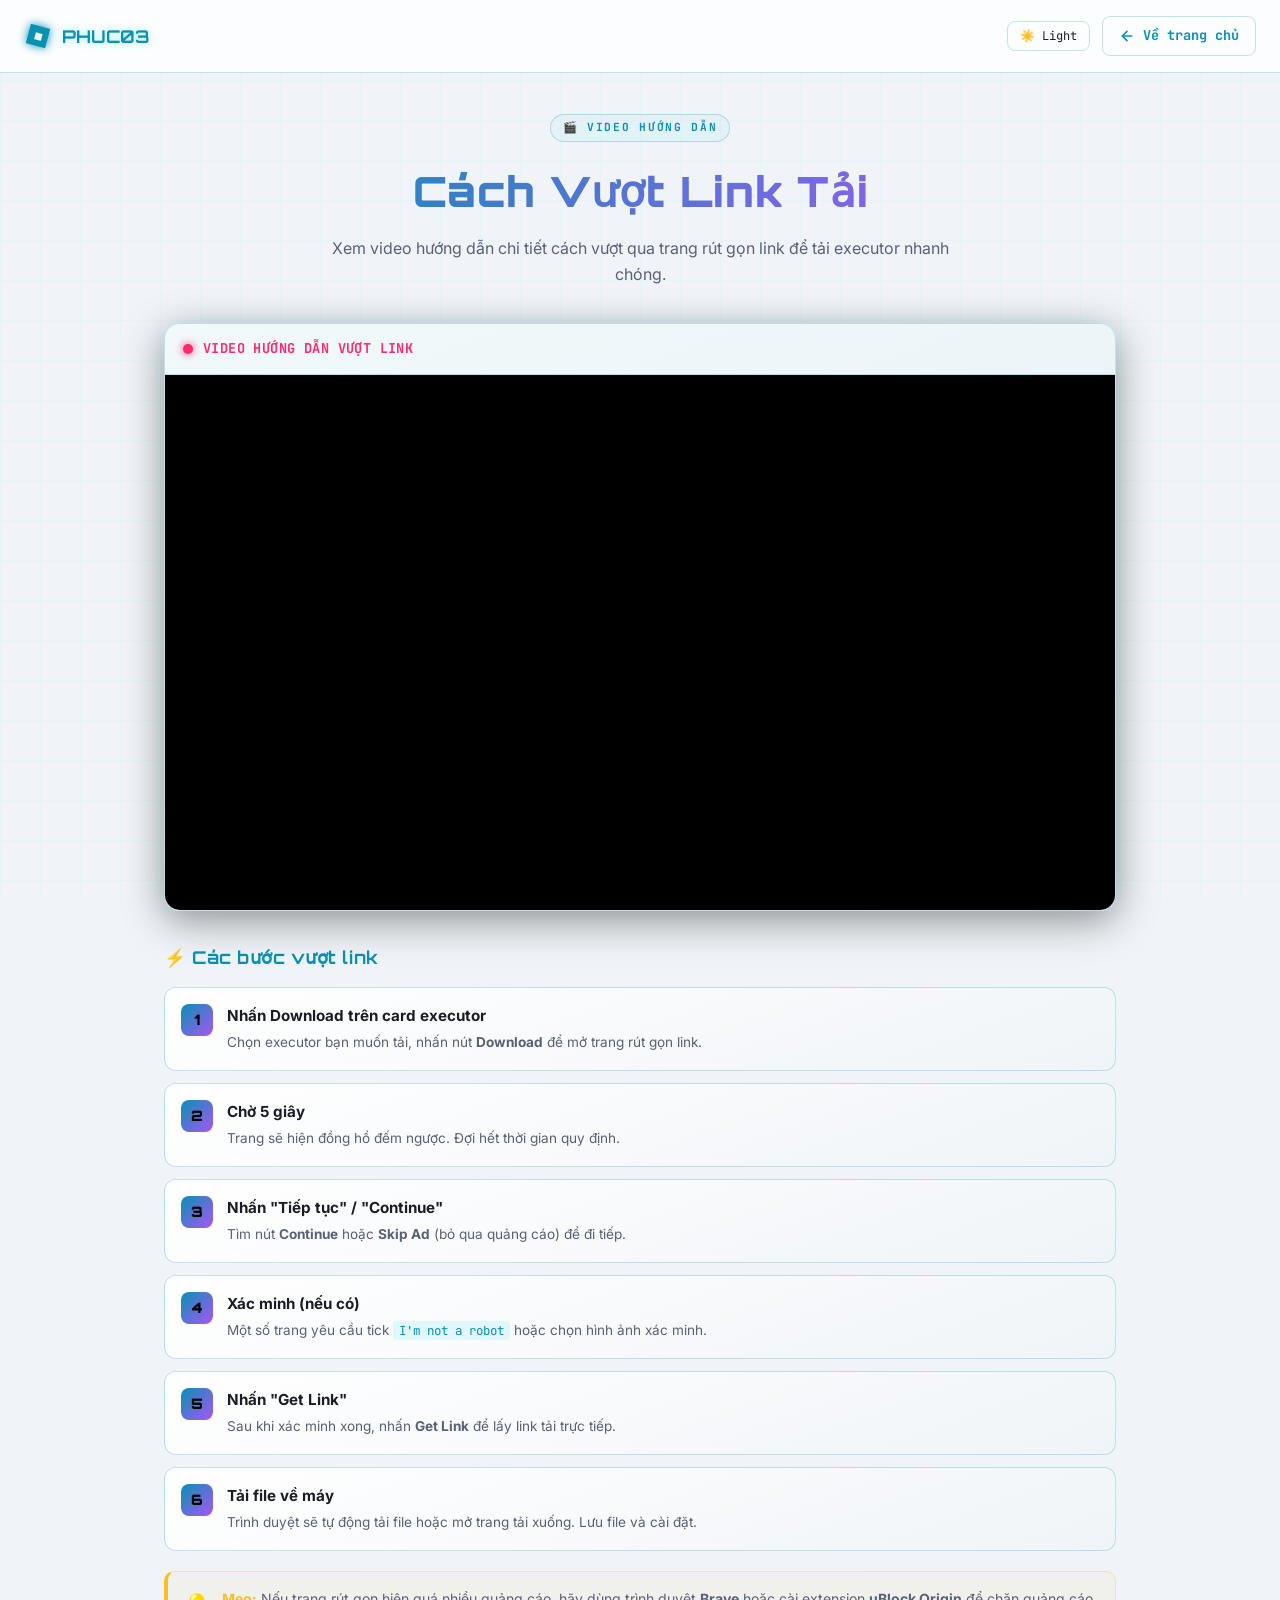
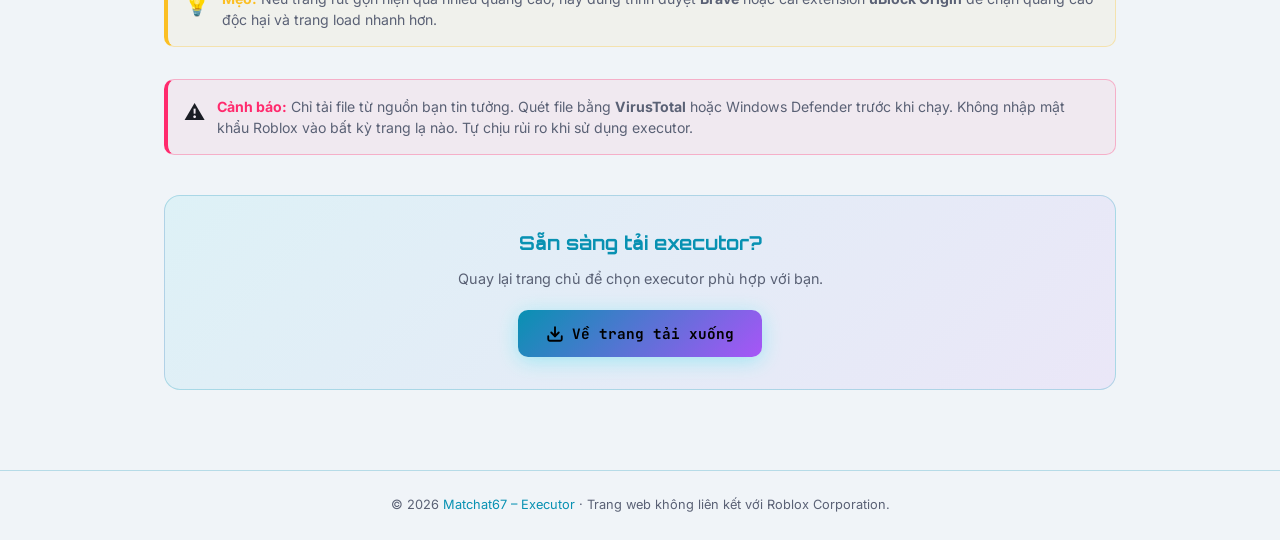
<file: huongdan.html>
<!DOCTYPE html>
<html lang="vi" data-theme="dark">
<head>
    <meta charset="UTF-8" />
    <meta name="viewport" content="width=device-width, initial-scale=1.0" />

    <title>Hướng Dẫn Vượt Link | Phuc03 Executor</title>
    <meta name="description" content="Video hướng dẫn vượt link tải executor Roblox nhanh chóng, an toàn." />
    <meta name="robots" content="index, follow" />
    <link rel="canonical" href="https://kenhmatchat-executor.vercel.app/huongdan.html" />

    <meta name="theme-color" content="#050510" media="(prefers-color-scheme: dark)" />
    <meta name="theme-color" content="#f0f4f8" media="(prefers-color-scheme: light)" />

    <script>
      (function () {
        try {
          var stored = localStorage.getItem('theme');
          var prefersDark = window.matchMedia('(prefers-color-scheme: dark)').matches;
          var theme = stored || (prefersDark ? 'dark' : 'light');
          document.documentElement.setAttribute('data-theme', theme);
        } catch (e) {
          document.documentElement.setAttribute('data-theme', 'dark');
        }
      })();
    </script>

    <link rel="preconnect" href="https://fonts.googleapis.com" />
    <link rel="preconnect" href="https://fonts.gstatic.com" crossorigin />
    <link href="https://fonts.googleapis.com/css2?family=Inter:wght@400;500;700;800&family=JetBrains+Mono:wght@500;700&family=Orbitron:wght@500;700;900&display=swap" rel="stylesheet" />

    <style>
        *, *::before, *::after { box-sizing: border-box; margin: 0; padding: 0; }

        :root {
            --bg: #0a0a1a;
            --bg-soft: #0f1024;
            --text: #e8ecf4;
            --muted: #8b93a7;
            --cyan: #05d9e8;
            --pink: #ff2a6d;
            --green: #00ff88;
            --purple: #a855f7;
            --yellow: #fbbf24;
            --border: rgba(5, 217, 232, 0.2);
            --card-bg: linear-gradient(160deg, #1e222c 0%, #151820 100%);
            --font-cyber: 'Orbitron', sans-serif;
            --font-code: 'JetBrains Mono', monospace;
            --font-body: 'Inter', sans-serif;
        }
        [data-theme="light"] {
            --bg: #f0f4f8;
            --bg-soft: #ffffff;
            --text: #1a1d24;
            --muted: #5a6175;
            --cyan: #0891b2;
            --border: rgba(8, 145, 178, 0.25);
            --card-bg: linear-gradient(160deg, #ffffff 0%, #f0f4f8 100%);
        }

        html { scroll-behavior: smooth; }

        body {
            font-family: var(--font-body);
            background: var(--bg);
            color: var(--text);
            min-height: 100vh;
            line-height: 1.6;
            overflow-x: hidden;
        }
        body::before {
            content: "";
            position: fixed;
            inset: 0;
            background-image:
                linear-gradient(rgba(5, 217, 232, 0.03) 1px, transparent 1px),
                linear-gradient(90deg, rgba(5, 217, 232, 0.03) 1px, transparent 1px);
            background-size: 40px 40px;
            pointer-events: none;
            z-index: 0;
        }

        /* ===== HEADER ===== */
        .site-header {
            position: relative;
            z-index: 1;
            display: flex;
            align-items: center;
            justify-content: space-between;
            padding: 16px 24px;
            border-bottom: 1px solid var(--border);
            backdrop-filter: blur(10px);
            background: rgba(10, 10, 26, 0.7);
        }
        [data-theme="light"] .site-header { background: rgba(255, 255, 255, 0.8); }

        .header-logo {
            display: flex; align-items: center; gap: 10px;
            font-family: var(--font-cyber);
            font-size: 1.1rem; font-weight: 700;
            color: var(--cyan); text-decoration: none;
            text-shadow: 0 0 10px rgba(5, 217, 232, 0.4);
            transition: transform 0.2s;
        }
        .header-logo:hover { transform: scale(1.03); }
        .header-logo-mark {
            position: relative;
            display: grid; place-items: center;
            width: 28px; height: 28px;
            color: var(--cyan); transform: rotate(15deg);
            filter: drop-shadow(0 0 5px var(--cyan));
        }
        .header-logo-mark::before {
            content: ""; width: 20px; height: 20px; background: currentColor;
        }
        .header-logo-mark::after {
            content: ""; position: absolute;
            width: 7px; height: 7px; background: var(--bg);
        }
        .header-actions { display: flex; align-items: center; gap: 12px; }
        .btn-back {
            display: inline-flex; align-items: center; gap: 8px;
            padding: 8px 16px;
            border: 1px solid var(--border); border-radius: 8px;
            background: transparent; color: var(--cyan);
            font-family: var(--font-code); font-size: 0.85rem; font-weight: 700;
            text-decoration: none;
            transition: all 0.2s ease; cursor: pointer;
        }
        .btn-back:hover {
            background: var(--cyan); color: #000;
            box-shadow: 0 0 15px rgba(5, 217, 232, 0.4);
            transform: translateX(-3px);
        }
        .theme-toggle {
            display: flex; align-items: center; gap: 8px;
            background: transparent; border: 1px solid var(--border);
            border-radius: 8px; padding: 6px 12px;
            color: var(--text); cursor: pointer;
            font-family: var(--font-code); font-size: 0.75rem;
            transition: all 0.2s;
        }
        .theme-toggle:hover { border-color: var(--cyan); }

        /* ===== MAIN ===== */
        main {
            position: relative; z-index: 1;
            max-width: 1000px;
            margin: 0 auto;
            padding: 40px 24px 80px;
        }

        /* HERO */
        .page-hero { text-align: center; margin-bottom: 36px; }
        .page-eyebrow {
            display: inline-block;
            padding: 4px 12px; margin-bottom: 16px;
            border: 1px solid var(--border); border-radius: 20px;
            font-family: var(--font-code); font-size: 0.7rem;
            font-weight: 700; letter-spacing: 0.15em;
            text-transform: uppercase; color: var(--cyan);
            background: rgba(5, 217, 232, 0.05);
        }
        .page-hero h1 {
            font-family: var(--font-cyber);
            font-size: clamp(1.6rem, 4vw, 2.6rem);
            font-weight: 900; letter-spacing: 0.02em;
            background: linear-gradient(90deg, var(--cyan), var(--purple), var(--cyan));
            background-size: 200% auto;
            -webkit-background-clip: text; background-clip: text;
            -webkit-text-fill-color: transparent;
            animation: shine 4s linear infinite;
            margin-bottom: 12px;
        }
        @keyframes shine { to { background-position: 200% center; } }
        .page-hero p {
            color: var(--muted); font-size: 1rem;
            max-width: 620px; margin: 0 auto;
        }

        /* ===== VIDEO CARD ===== */
        .video-card {
            position: relative;
            border: 1px solid var(--border);
            border-radius: 16px; overflow: hidden;
            background: var(--card-bg);
            box-shadow: 0 10px 40px rgba(0,0,0,0.4), 0 0 30px rgba(5, 217, 232, 0.08);
            margin-bottom: 32px;
            transition: box-shadow 0.3s;
        }
        .video-card:hover {
            box-shadow: 0 15px 50px rgba(0,0,0,0.5), 0 0 40px rgba(5, 217, 232, 0.2);
        }
        .video-card-head {
            display: flex; align-items: center; gap: 10px;
            padding: 14px 18px;
            border-bottom: 1px solid var(--border);
            background: rgba(0, 0, 0, 0.2);
        }
        [data-theme="light"] .video-card-head { background: rgba(8, 145, 178, 0.05); }
        .video-card-dot {
            width: 10px; height: 10px; border-radius: 50%;
            background: var(--pink);
            box-shadow: 0 0 8px var(--pink);
            animation: pulseDot 1.5s ease-in-out infinite;
        }
        @keyframes pulseDot {
            0%, 100% { opacity: 1; transform: scale(1); }
            50% { opacity: 0.5; transform: scale(1.2); }
        }
        .video-card-title {
            font-family: var(--font-code); font-size: 0.85rem;
            font-weight: 700; color: var(--pink); letter-spacing: 0.03em;
        }

        .video-wrap {
            position: relative;
            width: 100%;
            padding-bottom: 56.25%;
            height: 0;
            overflow: hidden;
            background: #000;
        }
        .video-wrap iframe,
        .video-wrap video {
            position: absolute;
            top: 0; left: 0;
            width: 100%; height: 100%;
            border: 0;
        }

        /* ===== STEP LIST ===== */
        .steps-title {
            font-family: var(--font-cyber); font-size: 1.1rem;
            color: var(--cyan); margin-bottom: 16px;
            letter-spacing: 0.03em;
            display: flex; align-items: center; gap: 8px;
        }
        .steps-list {
            list-style: none;
            display: flex; flex-direction: column; gap: 12px;
        }
        .step-item {
            display: flex; gap: 14px;
            padding: 16px;
            border: 1px solid var(--border);
            border-radius: 12px;
            background: var(--card-bg);
            transition: transform 0.2s, border-color 0.2s;
        }
        .step-item:hover {
            transform: translateX(4px);
            border-color: var(--cyan);
        }
        .step-num {
            flex-shrink: 0;
            display: grid; place-items: center;
            width: 32px; height: 32px;
            border-radius: 8px;
            background: linear-gradient(135deg, var(--cyan), var(--purple));
            color: #000;
            font-family: var(--font-cyber); font-weight: 900; font-size: 0.9rem;
        }
        .step-body strong {
            display: block; color: var(--text);
            margin-bottom: 4px; font-size: 0.95rem;
        }
        .step-body p { color: var(--muted); font-size: 0.85rem; }
        .step-body code {
            background: rgba(5, 217, 232, 0.1);
            color: var(--cyan);
            padding: 1px 6px; border-radius: 4px;
            font-family: var(--font-code); font-size: 0.78rem;
        }

        /* ===== WARNING BOX ===== */
        .warning-box {
            display: flex; gap: 12px; align-items: flex-start;
            padding: 16px; margin-top: 32px;
            border: 1px solid rgba(255, 42, 109, 0.3);
            border-left: 4px solid var(--pink);
            border-radius: 10px;
            background: rgba(255, 42, 109, 0.05);
        }
        .warning-box-icon { flex-shrink: 0; font-size: 1.3rem; }
        .warning-box p { color: var(--muted); font-size: 0.88rem; line-height: 1.5; }
        .warning-box strong { color: var(--pink); }

        /* ===== TIP BOX ===== */
        .tip-box {
            display: flex; gap: 12px; align-items: flex-start;
            padding: 16px; margin-top: 20px;
            border: 1px solid rgba(251, 191, 36, 0.3);
            border-left: 4px solid var(--yellow);
            border-radius: 10px;
            background: rgba(251, 191, 36, 0.05);
        }
        .tip-box-icon { flex-shrink: 0; font-size: 1.3rem; }
        .tip-box p { color: var(--muted); font-size: 0.88rem; line-height: 1.5; }
        .tip-box strong { color: var(--yellow); }

        /* ===== CTA ===== */
        .cta-box {
            text-align: center;
            margin-top: 40px;
            padding: 32px 24px;
            border: 1px solid var(--border);
            border-radius: 16px;
            background: linear-gradient(135deg, rgba(5, 217, 232, 0.08), rgba(168, 85, 247, 0.08));
        }
        .cta-box h3 {
            font-family: var(--font-cyber); font-size: 1.2rem;
            color: var(--cyan); margin-bottom: 8px;
        }
        .cta-box p { color: var(--muted); font-size: 0.9rem; margin-bottom: 20px; }
        .cta-btn {
            display: inline-flex; align-items: center; gap: 8px;
            padding: 12px 28px;
            background: linear-gradient(135deg, var(--cyan), var(--purple));
            color: #000; font-family: var(--font-code);
            font-weight: 700; font-size: 0.9rem;
            text-decoration: none; border-radius: 10px;
            transition: transform 0.2s, box-shadow 0.2s;
            box-shadow: 0 4px 20px rgba(5, 217, 232, 0.3);
        }
        .cta-btn:hover {
            transform: translateY(-2px);
            box-shadow: 0 8px 30px rgba(5, 217, 232, 0.5);
        }

        /* ===== FOOTER ===== */
        .page-footer {
            position: relative; z-index: 1;
            text-align: center; padding: 24px;
            border-top: 1px solid var(--border);
            color: var(--muted); font-size: 0.8rem;
        }
        .page-footer a { color: var(--cyan); text-decoration: none; }
        .page-footer a:hover { text-decoration: underline; }

        /* ===== RESPONSIVE ===== */
        @media (max-width: 640px) {
            .site-header { padding: 12px 16px; }
            .header-logo { font-size: 0.95rem; }
            .btn-back span { display: none; }
            main { padding: 24px 16px 60px; }
            .page-hero { margin-bottom: 28px; }
            .step-item { padding: 12px; }
            .step-num { width: 28px; height: 28px; font-size: 0.8rem; }
            .cta-box { padding: 24px 16px; }
        }
    </style>
</head>
<body>

    <!-- HEADER -->
    <header class="site-header">
        <a href="/" class="header-logo">
            <span class="header-logo-mark" aria-hidden="true"></span>
            PHUC03
        </a>
        <div class="header-actions">
            <button class="theme-toggle" id="themeToggle" type="button" aria-label="Chuyển chế độ sáng/tối">
                <span id="themeLabel">🌙 Dark</span>
            </button>
            <a href="/" class="btn-back" aria-label="Quay về trang chủ">
                <svg viewBox="0 0 24 24" width="16" height="16" fill="none" stroke="currentColor" stroke-width="2.5" stroke-linecap="round" stroke-linejoin="round" aria-hidden="true">
                    <line x1="19" y1="12" x2="5" y2="12"/>
                    <polyline points="12 19 5 12 12 5"/>
                </svg>
                <span>Về trang chủ</span>
            </a>
        </div>
    </header>

    <!-- MAIN -->
    <main>

        <!-- HERO -->
        <div class="page-hero">
            <span class="page-eyebrow">🎬 Video hướng dẫn</span>
            <h1>Cách Vượt Link Tải</h1>
            <p>Xem video hướng dẫn chi tiết cách vượt qua trang rút gọn link để tải executor nhanh chóng.</p>
        </div>

        <!-- VIDEO -->
        <div class="video-card">
            <div class="video-card-head">
                <span class="video-card-dot" aria-hidden="true"></span>
                <span class="video-card-title">VIDEO HƯỚNG DẪN VƯỢT LINK</span>
            </div>
            <div class="video-wrap">
                <iframe
                    src="https://www.youtube.com/embed/vAiclq0k0Cw"
                    title="Hướng dẫn vượt link tải executor"
                    frameborder="0"
                    allow="accelerometer; autoplay; clipboard-write; encrypted-media; gyroscope; picture-in-picture; web-share"
                    referrerpolicy="strict-origin-when-cross-origin"
                    allowfullscreen
                    loading="lazy">
                </iframe>
            </div>
        </div>

        <!-- STEPS -->
        <h2 class="steps-title">⚡ Các bước vượt link</h2>
        <ol class="steps-list">
            <li class="step-item">
                <span class="step-num">1</span>
                <div class="step-body">
                    <strong>Nhấn Download trên card executor</strong>
                    <p>Chọn executor bạn muốn tải, nhấn nút <b>Download</b> để mở trang rút gọn link.</p>
                </div>
            </li>
            <li class="step-item">
                <span class="step-num">2</span>
                <div class="step-body">
                    <strong>Chờ 5 giây</strong>
                    <p>Trang sẽ hiện đồng hồ đếm ngược. Đợi hết thời gian quy định.</p>
                </div>
            </li>
            <li class="step-item">
                <span class="step-num">3</span>
                <div class="step-body">
                    <strong>Nhấn "Tiếp tục" / "Continue"</strong>
                    <p>Tìm nút <b>Continue</b> hoặc <b>Skip Ad</b> (bỏ qua quảng cáo) để đi tiếp.</p>
                </div>
            </li>
            <li class="step-item">
                <span class="step-num">4</span>
                <div class="step-body">
                    <strong>Xác minh (nếu có)</strong>
                    <p>Một số trang yêu cầu tick <code>I'm not a robot</code> hoặc chọn hình ảnh xác minh.</p>
                </div>
            </li>
            <li class="step-item">
                <span class="step-num">5</span>
                <div class="step-body">
                    <strong>Nhấn "Get Link"</strong>
                    <p>Sau khi xác minh xong, nhấn <b>Get Link</b> để lấy link tải trực tiếp.</p>
                </div>
            </li>
            <li class="step-item">
                <span class="step-num">6</span>
                <div class="step-body">
                    <strong>Tải file về máy</strong>
                    <p>Trình duyệt sẽ tự động tải file hoặc mở trang tải xuống. Lưu file và cài đặt.</p>
                </div>
            </li>
        </ol>

        <!-- TIP BOX -->
        <div class="tip-box">
            <span class="tip-box-icon">💡</span>
            <p><strong>Mẹo:</strong> Nếu trang rút gọn hiện quá nhiều quảng cáo, hãy dùng trình duyệt <b>Brave</b> hoặc cài extension <b>uBlock Origin</b> để chặn quảng cáo độc hại và trang load nhanh hơn.</p>
        </div>

        <!-- WARNING BOX -->
        <div class="warning-box">
            <span class="warning-box-icon">⚠️</span>
            <p><strong>Cảnh báo:</strong> Chỉ tải file từ nguồn bạn tin tưởng. Quét file bằng <b>VirusTotal</b> hoặc Windows Defender trước khi chạy. Không nhập mật khẩu Roblox vào bất kỳ trang lạ nào. Tự chịu rủi ro khi sử dụng executor.</p>
        </div>

        <!-- CTA -->
        <div class="cta-box">
            <h3>Sẵn sàng tải executor?</h3>
            <p>Quay lại trang chủ để chọn executor phù hợp với bạn.</p>
            <a href="/" class="cta-btn">
                <svg viewBox="0 0 24 24" width="18" height="18" fill="none" stroke="currentColor" stroke-width="2.5" stroke-linecap="round" stroke-linejoin="round" aria-hidden="true">
                    <path d="M21 15v4a2 2 0 0 1-2 2H5a2 2 0 0 1-2-2v-4"/>
                    <polyline points="7 10 12 15 17 10"/>
                    <line x1="12" y1="15" x2="12" y2="3"/>
                </svg>
                Về trang tải xuống
            </a>
        </div>

    </main>

    <!-- FOOTER -->
    <footer class="page-footer">
        &copy; 2026 <a href="/">Matchat67 – Executor</a> · Trang web không liên kết với Roblox Corporation.
    </footer>

    <!-- SCRIPT -->
    <script>
        // THEME TOGGLE
        (function () {
            const toggle = document.getElementById('themeToggle');
            const label = document.getElementById('themeLabel');
            const updateLabel = () => {
                const theme = document.documentElement.getAttribute('data-theme') || 'dark';
                if (label) label.textContent = theme === 'dark' ? '🌙 Dark' : '☀️ Light';
            };
            updateLabel();
            if (!toggle) return;
            toggle.addEventListener('click', () => {
                const current = document.documentElement.getAttribute('data-theme') || 'dark';
                const next = current === 'dark' ? 'light' : 'dark';
                document.documentElement.setAttribute('data-theme', next);
                try { localStorage.setItem('theme', next); } catch (e) {}
                updateLabel();
            });
        })();
    </script>

</body>
</html>
</file>
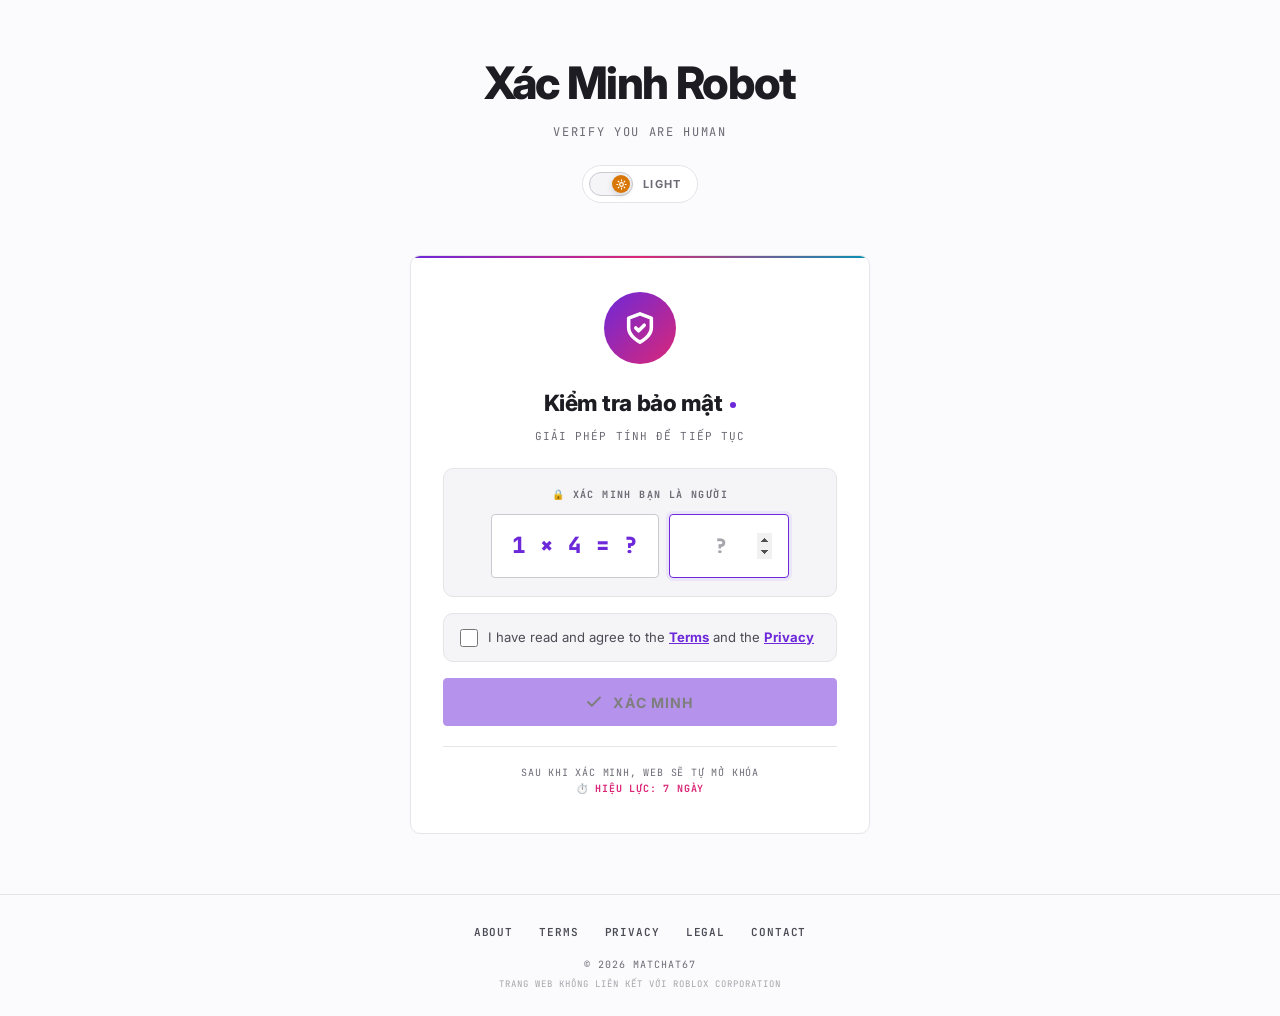
<file: verify.html>
<!DOCTYPE html>
<html lang="vi" data-theme="dark">
<head>
<meta charset="UTF-8" />
<meta name="viewport" content="width=device-width, initial-scale=1.0" />
<title>Xác Minh | Matchat67</title>
<meta name="robots" content="noindex, nofollow" />
<meta name="theme-color" content="#0a0a0a" media="(prefers-color-scheme: dark)" />
<meta name="theme-color" content="#f7f7f8" media="(prefers-color-scheme: light)" />

<script>
  (function () {
    try {
      var stored = localStorage.getItem('theme');
      var prefersDark = window.matchMedia('(prefers-color-scheme: dark)').matches;
      var theme = stored || (prefersDark ? 'dark' : 'light');
      document.documentElement.setAttribute('data-theme', theme);
    } catch (e) {
      document.documentElement.setAttribute('data-theme', 'dark');
    }
  })();
</script>

<link rel="preconnect" href="https://fonts.googleapis.com" />
<link rel="preconnect" href="https://fonts.gstatic.com" crossorigin />
<link href="https://fonts.googleapis.com/css2?family=Inter:wght@400;500;700;800;900&family=JetBrains+Mono:wght@500;700&display=swap" rel="stylesheet" />

<style>
:root, [data-theme="dark"] {
  --bg: #0a0a0a;
  --surface: #111111;
  --surface-2: #171717;
  --surface-hover: #1c1c1c;
  --line: #262626;
  --line-strong: #333;
  --text: #fafafa;
  --text-soft: #b0b0b0;
  --muted: #7a7a7a;
  --purple: #a78bfa;
  --pink: #f472b6;
  --cyan: #22d3ee;
  --green: #34d399;
  --red: #f87171;
  --amber: #fbbf24;
  --shadow-toast: 0 8px 24px rgba(0, 0, 0, .4);
  --shadow-modal: 0 24px 60px rgba(0, 0, 0, .45);
  --shadow-thumb: 0 2px 6px rgba(0, 0, 0, .25);
  --selection-bg: #a78bfa;
  --selection-text: #000;
  --t: 180ms cubic-bezier(.2, .8, .2, 1);
  --t-theme: 300ms cubic-bezier(.4, 0, .2, 1);
  --radius: 4px;
  --radius-lg: 10px;
}
[data-theme="light"] {
  --bg: #fbfbfd;
  --surface: #ffffff;
  --surface-2: #f5f5f7;
  --surface-hover: #eef0f4;
  --line: #e4e4e9;
  --line-strong: #c9c9d1;
  --text: #1c1c22;
  --text-soft: #4b4b55;
  --muted: #6b6b75;
  --purple: #6d28d9;
  --pink: #db2777;
  --cyan: #0891b2;
  --green: #059669;
  --red: #dc2626;
  --amber: #d97706;
  --shadow-toast: 0 8px 24px rgba(0, 0, 0, .12);
  --shadow-modal: 0 24px 60px rgba(0, 0, 0, .18);
  --shadow-thumb: 0 2px 6px rgba(0, 0, 0, .15);
  --selection-bg: #6d28d9;
  --selection-text: #ffffff;
}

*, *::before, *::after { margin: 0; padding: 0; box-sizing: border-box; }
html { scroll-behavior: smooth; -webkit-text-size-adjust: 100%; }
body {
  min-height: 100vh;
  background: var(--bg);
  color: var(--text);
  font-family: "Inter", system-ui, -apple-system, "Segoe UI", Roboto, sans-serif;
  -webkit-font-smoothing: antialiased;
  overflow-x: hidden;
  line-height: 1.5;
  transition: background var(--t-theme), color var(--t-theme);
  display: flex;
  flex-direction: column;
}
::selection { background: var(--selection-bg); color: var(--selection-text); }
::-webkit-scrollbar { width: 8px; height: 8px; }
::-webkit-scrollbar-track { background: var(--bg); }
::-webkit-scrollbar-thumb { background: var(--line-strong); border-radius: 4px; }
:focus-visible { outline: 2px solid var(--purple); outline-offset: 2px; border-radius: 2px; }
button, a, input { touch-action: manipulation; -webkit-tap-highlight-color: transparent; }

.site-header {
  padding: 60px 24px 32px;
  text-align: center;
  animation: riseIn .5s ease both;
}
.site-header h1 {
  font-size: clamp(1.8rem, 4vw, 2.8rem);
  font-weight: 800;
  letter-spacing: -.03em;
  line-height: 1.05;
  color: var(--text);
}
.site-header p {
  font-family: "JetBrains Mono", monospace;
  font-size: 12px;
  color: var(--muted);
  letter-spacing: .14em;
  text-transform: uppercase;
  margin-top: 16px;
}
@keyframes riseIn {
  from { opacity: 0; transform: translateY(12px); }
  to { opacity: 1; transform: translateY(0); }
}
.header-actions {
  display: flex;
  justify-content: center;
  align-items: center;
  gap: 12px;
  margin-top: 24px;
  flex-wrap: wrap;
}
.theme-toggle {
  display: inline-flex;
  align-items: center;
  gap: 10px;
  padding: 6px 14px 6px 6px;
  background: var(--surface);
  border: 1px solid var(--line);
  border-radius: 999px;
  cursor: pointer;
  font-family: inherit;
  font-size: 11px;
  font-weight: 700;
  letter-spacing: .12em;
  text-transform: uppercase;
  color: var(--muted);
  transition: background var(--t), border-color var(--t), color var(--t), transform var(--t);
}
.theme-toggle:hover {
  border-color: var(--line-strong);
  color: var(--text);
  transform: translateY(-1px);
}
.theme-toggle-track {
  position: relative;
  width: 44px;
  height: 24px;
  background: var(--surface-2);
  border: 1px solid var(--line-strong);
  border-radius: 999px;
  display: inline-flex;
  align-items: center;
  flex-shrink: 0;
}
.theme-toggle-thumb {
  position: absolute;
  top: 2px;
  left: 2px;
  width: 18px;
  height: 18px;
  border-radius: 50%;
  background: var(--purple);
  display: flex;
  align-items: center;
  justify-content: center;
  transition: transform .35s cubic-bezier(.5, 1.6, .4, 1), background var(--t-theme);
  box-shadow: var(--shadow-thumb);
}
[data-theme="light"] .theme-toggle-thumb {
  transform: translateX(20px);
  background: var(--amber);
}
.theme-toggle .icon {
  width: 11px;
  height: 11px;
  stroke-width: 2.5;
  transition: opacity .25s ease, transform .35s ease;
  position: absolute;
}
[data-theme="dark"] .theme-toggle .icon-sun { opacity: 0; transform: rotate(-90deg) scale(.5); }
[data-theme="dark"] .theme-toggle .icon-moon { opacity: 1; transform: rotate(0) scale(1); color: #fff; }
[data-theme="light"] .theme-toggle .icon-sun { opacity: 1; transform: rotate(0) scale(1); color: #fff; }
[data-theme="light"] .theme-toggle .icon-moon { opacity: 0; transform: rotate(90deg) scale(.5); }
.theme-toggle-label { min-width: 40px; text-align: left; }

main {
  flex: 1;
  display: flex;
  align-items: center;
  justify-content: center;
  padding: 20px 24px 60px;
}

.verify-card {
  width: 100%;
  max-width: 460px;
  background: var(--surface);
  border: 1px solid var(--line);
  border-radius: var(--radius-lg);
  padding: 36px 32px;
  position: relative;
  overflow: hidden;
  animation: riseIn .5s ease .1s both;
}
.verify-card::before {
  content: '';
  position: absolute;
  top: 0; left: 0; right: 0;
  height: 2px;
  background: linear-gradient(90deg, var(--purple), var(--pink), var(--cyan));
}

.verify-icon-wrap {
  width: 72px;
  height: 72px;
  margin: 0 auto 22px;
  background: linear-gradient(135deg, var(--purple), var(--pink));
  border-radius: 50%;
  display: flex;
  align-items: center;
  justify-content: center;
  animation: pulseGlow 2.5s ease-in-out infinite;
}
@keyframes pulseGlow {
  0%, 100% { box-shadow: 0 0 24px rgba(167, 139, 250, .35); }
  50% { box-shadow: 0 0 48px rgba(167, 139, 250, .65); }
}
.verify-icon-wrap svg { width: 34px; height: 34px; color: #fff; stroke-width: 2.5; }

.verify-title {
  font-size: 1.4rem;
  font-weight: 800;
  letter-spacing: -.02em;
  color: var(--text);
  text-align: center;
  margin-bottom: 8px;
}
.verify-title::after {
  content: '';
  display: inline-block;
  width: 6px;
  height: 6px;
  background: var(--purple);
  border-radius: 50%;
  margin-left: 8px;
  vertical-align: middle;
  animation: blink 1.2s steps(2, end) infinite;
}
@keyframes blink { 50% { opacity: 0; } }

.verify-sub {
  text-align: center;
  font-family: "JetBrains Mono", monospace;
  font-size: 11px;
  color: var(--muted);
  letter-spacing: .1em;
  text-transform: uppercase;
  margin-bottom: 24px;
}

.captcha-box {
  background: var(--surface-2);
  border: 1px solid var(--line);
  border-radius: var(--radius-lg);
  padding: 18px;
  margin-bottom: 16px;
}
.captcha-label {
  display: block;
  font-family: "JetBrains Mono", monospace;
  font-size: 10px;
  font-weight: 700;
  color: var(--muted);
  text-transform: uppercase;
  letter-spacing: .14em;
  margin-bottom: 12px;
  text-align: center;
}
.captcha-row {
  display: flex;
  align-items: stretch;
  justify-content: center;
  gap: 10px;
}
.captcha-question {
  font-family: "JetBrains Mono", monospace;
  font-size: 1.4rem;
  font-weight: 800;
  color: var(--purple);
  padding: 14px 20px;
  background: var(--surface);
  border: 1px solid var(--line-strong);
  border-radius: var(--radius);
  white-space: nowrap;
  display: flex;
  align-items: center;
  letter-spacing: .04em;
}
.captcha-input {
  flex: 1;
  min-width: 0;
  max-width: 120px;
  padding: 14px 16px;
  background: var(--surface);
  border: 1px solid var(--line-strong);
  border-radius: var(--radius);
  color: var(--text);
  font-family: "JetBrains Mono", monospace;
  font-size: 1.25rem;
  font-weight: 800;
  text-align: center;
  outline: none;
  transition: all var(--t);
  -webkit-appearance: none;
  appearance: none;
}
.captcha-input::placeholder { color: var(--muted); opacity: .6; }
.captcha-input:focus {
  border-color: var(--purple);
  box-shadow: 0 0 0 3px rgba(167, 139, 250, .15);
}
.captcha-input.error {
  border-color: var(--red);
  animation: shake .4s;
}
@keyframes shake {
  0%, 100% { transform: translateX(0); }
  25% { transform: translateX(-6px); }
  75% { transform: translateX(6px); }
}

/* TERMS CHECKBOX */
.terms-checkbox {
  display: flex;
  align-items: flex-start;
  gap: 10px;
  padding: 14px 16px;
  background: var(--surface-2);
  border: 1px solid var(--line);
  border-radius: var(--radius-lg);
  margin-bottom: 16px;
  cursor: pointer;
  transition: all var(--t);
  user-select: none;
}
.terms-checkbox:hover { border-color: var(--purple); }
.terms-checkbox input {
  width: 18px;
  height: 18px;
  margin-top: 1px;
  accent-color: var(--purple);
  cursor: pointer;
  flex-shrink: 0;
}
.terms-checkbox span {
  font-size: .82rem;
  color: var(--text-soft);
  line-height: 1.5;
}
.terms-checkbox a {
  color: var(--purple);
  text-decoration: underline;
  font-weight: 700;
  cursor: pointer;
}
.terms-checkbox a:hover { color: var(--pink); }

/* BUTTON */
.verify-btn {
  width: 100%;
  padding: 14px 18px;
  border: 1px solid var(--purple);
  border-radius: var(--radius);
  background: var(--purple);
  color: #000;
  font-family: inherit;
  font-size: .88rem;
  font-weight: 700;
  letter-spacing: .08em;
  text-transform: uppercase;
  cursor: pointer;
  transition: all var(--t);
  display: flex;
  align-items: center;
  justify-content: center;
  gap: 10px;
  min-height: 48px;
}
.verify-btn:hover:not(:disabled) {
  background: var(--pink);
  border-color: var(--pink);
  color: #fff;
  transform: translateY(-2px);
}
.verify-btn:active { transform: translateY(0); }
.verify-btn:disabled {
  opacity: .5;
  cursor: not-allowed;
  transform: none;
}
.verify-btn svg { width: 18px; height: 18px; stroke-width: 2.5; }

.verify-error {
  margin-top: 14px;
  padding: 10px 14px;
  background: rgba(248, 113, 113, .1);
  border: 1px solid var(--red);
  color: var(--red);
  border-radius: var(--radius);
  font-family: "JetBrains Mono", monospace;
  font-size: 11px;
  letter-spacing: .04em;
  text-align: center;
  display: none;
}
.verify-error.show { display: block; animation: shake .4s; }

.verify-note {
  margin-top: 20px;
  padding-top: 18px;
  border-top: 1px solid var(--line);
  font-family: "JetBrains Mono", monospace;
  font-size: 10px;
  color: var(--muted);
  letter-spacing: .08em;
  text-transform: uppercase;
  line-height: 1.6;
  text-align: center;
}
.verify-note strong { color: var(--pink); }

/* FOOTER */
footer {
  text-align: center;
  padding: 24px;
  font-family: "JetBrains Mono", monospace;
  font-size: 10px;
  color: var(--muted);
  letter-spacing: .1em;
  text-transform: uppercase;
  border-top: 1px solid var(--line);
}
.footer-links {
  display: flex;
  justify-content: center;
  flex-wrap: wrap;
  gap: 6px;
  margin-bottom: 12px;
}
.footer-links button {
  background: none;
  border: 0;
  color: var(--text-soft);
  padding: 6px 10px;
  border-radius: 6px;
  font-family: inherit;
  font-size: 11px;
  font-weight: 600;
  cursor: pointer;
  transition: all var(--t);
  text-transform: uppercase;
  letter-spacing: .08em;
}
.footer-links button:hover {
  color: var(--purple);
  background: var(--surface-2);
}
footer small {
  display: block;
  margin-top: 6px;
  font-size: 9px;
  opacity: .6;
}

/* TOAST */
.toast-container {
  position: fixed;
  bottom: 24px;
  right: 24px;
  display: flex;
  flex-direction: column;
  gap: 10px;
  z-index: 10000;
  pointer-events: none;
  max-width: calc(100vw - 48px);
}
.toast {
  display: flex;
  align-items: center;
  gap: 10px;
  padding: 12px 18px;
  background: var(--surface);
  border: 1px solid var(--line-strong);
  border-radius: var(--radius-lg);
  color: var(--text);
  font-size: .88rem;
  font-weight: 600;
  box-shadow: var(--shadow-toast);
  pointer-events: auto;
  animation: toastIn .35s cubic-bezier(.2, .8, .2, 1) both;
  min-width: 220px;
  max-width: 380px;
}
.toast.toast-out { animation: toastOut .3s cubic-bezier(.4, 0, 1, 1) both; }
.toast-icon { width: 18px; height: 18px; flex-shrink: 0; }
.toast.success { border-color: var(--green); }
.toast.success .toast-icon { color: var(--green); }
.toast.error { border-color: var(--red); }
.toast.error .toast-icon { color: var(--red); }
.toast.info { border-color: var(--purple); }
.toast.info .toast-icon { color: var(--purple); }
@keyframes toastIn {
  from { opacity: 0; transform: translateY(20px) scale(.95); }
  to { opacity: 1; transform: translateY(0) scale(1); }
}
@keyframes toastOut { to { opacity: 0; transform: translateX(30px); } }

/* INFO MODAL */
.info-overlay {
  position: fixed;
  inset: 0;
  background: rgba(0, 0, 0, .72);
  display: flex;
  align-items: center;
  justify-content: center;
  z-index: 9998;
  padding: 20px;
  opacity: 0;
  visibility: hidden;
  transition: opacity .25s ease, visibility .25s ease;
}
.info-overlay.show { opacity: 1; visibility: visible; }
.info-modal {
  width: 100%;
  max-width: 620px;
  max-height: 88vh;
  background: var(--surface);
  color: var(--text);
  border: 1px solid var(--line);
  border-radius: var(--radius-lg);
  box-shadow: var(--shadow-modal);
  transform: translateY(16px) scale(.97);
  transition: transform .3s cubic-bezier(.2, .8, .2, 1);
  display: flex;
  flex-direction: column;
  overflow: hidden;
}
.info-overlay.show .info-modal { transform: translateY(0) scale(1); }
.info-head {
  display: flex;
  align-items: center;
  justify-content: space-between;
  padding: 18px 22px;
  border-bottom: 1px solid var(--line);
  flex-shrink: 0;
}
.info-head h3 {
  font-size: 1.05rem;
  font-weight: 800;
  letter-spacing: -.01em;
  color: var(--text);
  display: flex;
  align-items: center;
  gap: 10px;
}
.info-head h3 .info-eyebrow {
  font-size: .68rem;
  text-transform: uppercase;
  color: var(--purple);
  letter-spacing: .1em;
  font-weight: 700;
}
.info-close {
  width: 40px;
  height: 40px;
  border: 0;
  background: transparent;
  border-radius: 8px;
  cursor: pointer;
  display: flex;
  align-items: center;
  justify-content: center;
  color: var(--muted);
  transition: all var(--t);
  flex-shrink: 0;
}
.info-close svg { width: 18px; height: 18px; }
.info-close:hover { background: var(--surface-2); color: var(--text); }
.info-body {
  padding: 22px;
  overflow-y: auto;
  flex: 1;
  color: var(--text-soft);
  font-size: .9rem;
  line-height: 1.7;
}
.info-body h4 {
  color: var(--purple);
  font-size: 1rem;
  font-weight: 800;
  margin: 18px 0 8px;
}
.info-body h4:first-child { margin-top: 0; }
.info-body p { margin: 0 0 12px; }
.info-body ul { padding-left: 22px; margin: 0 0 12px; }
.info-body li { margin-bottom: 5px; }
.info-body a { color: var(--purple); text-decoration: underline; font-weight: 600; }
.info-body a:hover { color: var(--pink); }

@media (max-width: 500px) {
  .site-header { padding: 40px 20px 24px; }
  .site-header h1 { font-size: 1.6rem; }
  .verify-card { padding: 28px 22px; }
  .verify-icon-wrap { width: 60px; height: 60px; }
  .verify-icon-wrap svg { width: 28px; height: 28px; }
  .verify-title { font-size: 1.2rem; }
  .captcha-question { font-size: 1.2rem; padding: 12px 16px; }
  .captcha-input { font-size: 1.1rem; max-width: 90px; }
  .toast-container {
    bottom: 16px;
    right: 16px;
    left: 16px;
    max-width: none;
  }
  .toast { width: 100%; min-width: 0; }
}
@media (prefers-reduced-motion: reduce) {
  *, *::before, *::after {
    animation-duration: .001ms !important;
    animation-iteration-count: 1 !important;
    transition-duration: .001ms !important;
    scroll-behavior: auto !important;
  }
}
</style>
</head>
<body>

<header class="site-header">
  <h1>Xác Minh Robot</h1>
  <p>Verify you are human</p>

  <div class="header-actions">
    <button class="theme-toggle" id="themeToggle" type="button"
            aria-label="Chuyển chế độ sáng/tối">
      <span class="theme-toggle-track" aria-hidden="true">
        <span class="theme-toggle-thumb">
          <svg class="icon icon-sun" viewBox="0 0 24 24" fill="none" stroke="currentColor"
               stroke-width="2" stroke-linecap="round" stroke-linejoin="round" aria-hidden="true">
            <circle cx="12" cy="12" r="4"/>
            <path d="M12 2v2M12 20v2M4.93 4.93l1.41 1.41M17.66 17.66l1.41 1.41M2 12h2M20 12h2M6.34 17.66l-1.41 1.41M19.07 4.93l-1.41 1.41"/>
          </svg>
          <svg class="icon icon-moon" viewBox="0 0 24 24" fill="none" stroke="currentColor"
               stroke-width="2" stroke-linecap="round" stroke-linejoin="round" aria-hidden="true">
            <path d="M21 12.79A9 9 0 1 1 11.21 3 7 7 0 0 0 21 12.79z"/>
          </svg>
        </span>
      </span>
      <span class="theme-toggle-label" data-role="theme-label">Dark</span>
    </button>
  </div>
</header>

<main>
  <div class="verify-card">
    <div class="verify-icon-wrap">
      <svg viewBox="0 0 24 24" fill="none" stroke="currentColor" stroke-linecap="round" stroke-linejoin="round">
        <path d="M12 22s8-4 8-10V5l-8-3-8 3v7c0 6 8 10 8 10z" />
        <polyline points="9 12 11 14 15 10" />
      </svg>
    </div>

    <h2 class="verify-title">Kiểm tra bảo mật</h2>
    <p class="verify-sub">Giải phép tính để tiếp tục</p>

    <div class="captcha-box">
      <label class="captcha-label" for="captchaInput">🔒 Xác minh bạn là người</label>
      <div class="captcha-row">
        <div class="captcha-question" id="captchaQuestion">1 + 1 = ?</div>
        <input
          type="number"
          class="captcha-input"
          id="captchaInput"
          placeholder="?"
          autocomplete="off"
          inputmode="numeric"
        />
      </div>
    </div>

    <label class="terms-checkbox">
      <input type="checkbox" id="agreeTerms">
      <span>
        I have read and agree to the
        <a href="#" onclick="event.preventDefault(); openInfo('terms')">Terms</a>
        and the
        <a href="#" onclick="event.preventDefault(); openInfo('privacy')">Privacy</a>
      </span>
    </label>

    <button id="verifyBtn" class="verify-btn" type="button" disabled>
      <svg viewBox="0 0 24 24" fill="none" stroke="currentColor" stroke-linecap="round" stroke-linejoin="round">
        <polyline points="20 6 9 17 4 12" />
      </svg>
      <span>XÁC MINH</span>
    </button>

    <div class="verify-error" id="verifyError"></div>

    <p class="verify-note">
      Sau khi xác minh, web sẽ tự mở khóa<br>
      <strong>⏱️ Hiệu lực: 7 ngày</strong>
    </p>
  </div>
</main>

<footer>
  <div class="footer-links">
    <button type="button" onclick="openInfo('about')">About</button>
    <button type="button" onclick="openInfo('terms')">Terms</button>
    <button type="button" onclick="openInfo('privacy')">Privacy</button>
    <button type="button" onclick="openInfo('legal')">Legal</button>
    <button type="button" onclick="openInfo('contact')">Contact</button>
  </div>
  &copy; 2026 Matchat67
  <small>Trang web không liên kết với Roblox Corporation</small>
</footer>

<!-- INFO MODAL -->
<div class="info-overlay" id="infoOverlay" aria-hidden="true">
  <div class="info-modal" role="dialog" aria-modal="true">
    <div class="info-head">
      <h3>
        <span class="info-eyebrow" id="infoEyebrow">Thông tin</span>
        <span id="infoTitle">About</span>
      </h3>
      <button class="info-close" id="infoClose" aria-label="Đóng" type="button">
        <svg viewBox="0 0 24 24" fill="none" stroke="currentColor" stroke-width="2"
             stroke-linecap="round" aria-hidden="true">
          <line x1="18" y1="6" x2="6" y2="18" />
          <line x1="6" y1="6" x2="18" y2="18" />
        </svg>
      </button>
    </div>
    <div class="info-body" id="infoBody"></div>
  </div>
</div>

<div class="toast-container" id="toastContainer" aria-live="polite" aria-atomic="true"></div>

<script>
// ============ CONFIG ============
const VERIFY_CONFIG = {
  webUrl: 'https://kenhmatchat-executor.vercel.app/',
  storageKey: 'matchat_verified_until',
  durationMs: 7 * 24 * 60 * 60 * 1000,
  themeKey: 'theme'
};

// ============ ĐÃ VERIFY RỒI → VÀO WEB ============
const verifiedUntil = parseInt(localStorage.getItem(VERIFY_CONFIG.storageKey) || '0', 10);
if (Date.now() < verifiedUntil) {
  window.location.replace(VERIFY_CONFIG.webUrl);
}

// ============ THEME TOGGLE ============
const themeToggle = document.getElementById('themeToggle');
const themeLabel = document.querySelector('[data-role="theme-label"]');
function updateThemeLabel(theme) {
  if (themeLabel) themeLabel.textContent = theme === 'dark' ? 'Dark' : 'Light';
}
updateThemeLabel(document.documentElement.getAttribute('data-theme') || 'dark');
themeToggle.addEventListener('click', () => {
  const current = document.documentElement.getAttribute('data-theme') || 'dark';
  const next = current === 'dark' ? 'light' : 'dark';
  document.documentElement.setAttribute('data-theme', next);
  localStorage.setItem(VERIFY_CONFIG.themeKey, next);
  updateThemeLabel(next);
});
document.addEventListener('keydown', (e) => {
  if ((e.ctrlKey || e.metaKey) && e.shiftKey && e.key.toLowerCase() === 'l') {
    e.preventDefault();
    themeToggle.click();
  }
});

// ============ TOAST ============
const TOAST_ICONS = {
  success: '<svg class="toast-icon" viewBox="0 0 24 24" fill="none" stroke="currentColor" stroke-width="2.5" stroke-linecap="round" stroke-linejoin="round"><polyline points="20 6 9 17 4 12"/></svg>',
  error: '<svg class="toast-icon" viewBox="0 0 24 24" fill="none" stroke="currentColor" stroke-width="2.5" stroke-linecap="round" stroke-linejoin="round"><circle cx="12" cy="12" r="10"/><line x1="12" y1="8" x2="12" y2="12"/><line x1="12" y1="16" x2="12.01" y2="16"/></svg>',
  info: '<svg class="toast-icon" viewBox="0 0 24 24" fill="none" stroke="currentColor" stroke-width="2.5" stroke-linecap="round" stroke-linejoin="round"><circle cx="12" cy="12" r="10"/><line x1="12" y1="16" x2="12" y2="12"/><line x1="12" y1="8" x2="12.01" y2="8"/></svg>'
};
function showToast(message, type = 'info', duration = 3000) {
  const container = document.getElementById('toastContainer');
  if (!container) return;
  const toast = document.createElement('div');
  toast.className = `toast ${type}`;
  toast.innerHTML = (TOAST_ICONS[type] || TOAST_ICONS.info) + `<span>${message}</span>`;
  container.appendChild(toast);
  setTimeout(() => {
    toast.classList.add('toast-out');
    toast.addEventListener('animationend', () => toast.remove(), { once: true });
    setTimeout(() => toast.remove(), 500);
  }, duration);
}

// ============ INFO MODAL ============
const INFO_CONTENT = {
  about: {
    eyebrow: 'Giới thiệu',
    title: 'About Script Hub',
    body: `
      <h4>⚡ Matchat67 Executor</h4>
      <p>Website tổng hợp Executor &amp; Client Roblox miễn phí, cập nhật liên tục với các tool hot nhất 2026: Delta, Solara, Xeno, Umi, Volcano và nhiều tool khác.</p>
      <h4>🎯 Sứ mệnh</h4>
      <ul>
        <li>Cung cấp executor miễn phí, chất lượng cao</li>
        <li>Cập nhật liên tục khi Roblox có bản mới</li>
        <li>Xây dựng cộng đồng chia sẻ, hỗ trợ lẫn nhau</li>
      </ul>
      <h4>💬 Liên hệ</h4>
      <p>Tham gia Discord: <a href="https://discord.gg/GrTCy2DHEX" target="_blank">discord.gg/GrTCy2DHEX</a></p>
    `
  },
  terms: {
    eyebrow: 'Điều khoản',
    title: 'Terms of Service',
    body: `
      <h4>📜 Điều khoản sử dụng</h4>
      <p>Bằng việc truy cập website, bạn đồng ý với các điều khoản sau:</p>
      <h4>1. Mục đích sử dụng</h4>
      <p>Executor trên web được cung cấp cho mục đích học tập, nghiên cứu và giải trí cá nhân.</p>
      <h4>2. Trách nhiệm người dùng</h4>
      <ul>
        <li>Không sử dụng executor cho mục đích gây hại</li>
        <li>Không bán lại, không phân phối lại với mục đích thương mại</li>
        <li>Chấp nhận rủi ro có thể bị ban tài khoản Roblox</li>
      </ul>
      <h4>3. Miễn trừ trách nhiệm</h4>
      <p>Chúng tôi không chịu trách nhiệm về bất kỳ thiệt hại nào phát sinh từ việc sử dụng executor trên web.</p>
    `
  },
  privacy: {
    eyebrow: 'Quyền riêng tư',
    title: 'Privacy Policy',
    body: `
      <h4>🔒 Chính sách bảo mật</h4>
      <p>Website tôn trọng quyền riêng tư của bạn. Chúng tôi thu thập tối thiểu dữ liệu:</p>
      <h4>1. Dữ liệu thu thập</h4>
      <ul>
        <li><strong>Cookies / localStorage:</strong> Ghi nhớ theme, ngôn ngữ, lựa chọn cookie</li>
        <li><strong>Không thu thập:</strong> Email, mật khẩu, thông tin cá nhân</li>
      </ul>
      <h4>2. Cách sử dụng</h4>
      <p>Chỉ dùng để cải thiện trải nghiệm. Không bán, không chia sẻ cho bên thứ ba.</p>
      <h4>3. Quyền của bạn</h4>
      <p>Bạn có thể xoá cookies/localStorage bất kỳ lúc nào bằng cách xoá dữ liệu trình duyệt.</p>
    `
  },
  legal: {
    eyebrow: 'Pháp lý',
    title: 'Legal Disclaimer',
    body: `
      <h4>⚖️ Tuyên bố miễn trừ</h4>
      <p><strong>Website này KHÔNG liên kết với Roblox Corporation.</strong></p>
      <p>Roblox là thương hiệu đã đăng ký của Roblox Corporation. Mọi thương hiệu, logo đều thuộc về chủ sở hữu gốc.</p>
      <h4>1. Sử dụng executor</h4>
      <p>Việc sử dụng executor có thể vi phạm <a href="https://en.help.roblox.com/hc/en-us/articles/115004647846-Roblox-Terms-of-Use" target="_blank">Điều khoản của Roblox</a>. Bạn tự chịu trách nhiệm.</p>
      <h4>2. Nội dung bên thứ ba</h4>
      <p>Executor được tổng hợp từ nguồn công khai. Chúng tôi không chịu trách nhiệm về nội dung bên thứ ba.</p>
      <h4>3. DMCA</h4>
      <p>Nếu bạn là tác giả và muốn gỡ executor, liên hệ Discord để xử lý trong 48h.</p>
    `
  },
  contact: {
    eyebrow: 'Liên hệ',
    title: 'Contact Us',
    body: `
      <h4>📬 Liên hệ với chúng tôi</h4>
      <p>Có câu hỏi, báo lỗi, hoặc đóng góp? Liên hệ qua:</p>
      <h4>💬 Discord (nhanh nhất)</h4>
      <p>👉 <a href="https://discord.gg/GrTCy2DHEX" target="_blank"><strong>discord.gg/GrTCy2DHEX</strong></a></p>
      <h4>📧 Email</h4>
      <p><a href="mailto:kenhmatchat@gmail.com">kenhmatchat@gmail.com</a></p>
      <h4>⏱️ Thời gian phản hồi</h4>
      <ul>
        <li>Discord: trong 1-2 giờ</li>
        <li>Email: trong 24-48 giờ</li>
      </ul>
    `
  }
};

function openInfo(key) {
  const info = INFO_CONTENT[key];
  if (!info) return;
  const overlay = document.getElementById('infoOverlay');
  document.getElementById('infoEyebrow').textContent = info.eyebrow;
  document.getElementById('infoTitle').textContent = info.title;
  document.getElementById('infoBody').innerHTML = info.body;
  overlay.classList.add('show');
  overlay.setAttribute('aria-hidden', 'false');
}

function closeInfo() {
  const overlay = document.getElementById('infoOverlay');
  overlay.classList.remove('show');
  overlay.setAttribute('aria-hidden', 'true');
}

document.getElementById('infoClose').addEventListener('click', closeInfo);
document.getElementById('infoOverlay').addEventListener('click', (e) => {
  if (e.target.id === 'infoOverlay') closeInfo();
});
document.addEventListener('keydown', (e) => {
  if (e.key === 'Escape') closeInfo();
});

// ============ CAPTCHA ============
let captchaAnswer = 0;
function generateCaptcha() {
  const ops = ['+', '-', '×'];
  const op = ops[Math.floor(Math.random() * ops.length)];
  let a, b, result;
  if (op === '+') {
    a = Math.floor(Math.random() * 9) + 1;
    b = Math.floor(Math.random() * 9) + 1;
    result = a + b;
  } else if (op === '-') {
    a = Math.floor(Math.random() * 8) + 3;
    b = Math.floor(Math.random() * 5) + 1;
    if (a < b) [a, b] = [b, a];
    result = a - b;
  } else {
    a = Math.floor(Math.random() * 4) + 1;
    b = Math.floor(Math.random() * 4) + 1;
    result = a * b;
  }
  captchaAnswer = result;
  document.getElementById('captchaQuestion').textContent = `${a} ${op} ${b} = ?`;
  document.getElementById('captchaInput').value = '';
  document.getElementById('captchaInput').classList.remove('error');
  document.getElementById('verifyError').classList.remove('show');
}

// ============ TERMS CHECKBOX + BUTTON STATE ============
const verifyBtn = document.getElementById('verifyBtn');
const captchaInput = document.getElementById('captchaInput');
const errorEl = document.getElementById('verifyError');
const agreeCheckbox = document.getElementById('agreeTerms');

function updateButtonState() {
  verifyBtn.disabled = !agreeCheckbox.checked;
}

agreeCheckbox.addEventListener('change', updateButtonState);
updateButtonState();

// ============ SUBMIT ============
function submitVerify() {
  if (!agreeCheckbox.checked) {
    errorEl.textContent = '❌ Bạn cần đồng ý với Điều khoản và Chính sách bảo mật';
    errorEl.classList.add('show');
    return;
  }

  const userAnswer = parseInt(captchaInput.value, 10);
  if (isNaN(userAnswer)) {
    errorEl.textContent = '❌ Vui lòng nhập đáp án';
    errorEl.classList.add('show');
    captchaInput.classList.add('error');
    captchaInput.focus();
    return;
  }

  if (userAnswer === captchaAnswer) {
    localStorage.setItem(
      VERIFY_CONFIG.storageKey,
      String(Date.now() + VERIFY_CONFIG.durationMs)
    );
    errorEl.classList.remove('show');
    verifyBtn.disabled = true;
    verifyBtn.innerHTML = '<span>✅ Đang vào web...</span>';
    showToast('Xác minh thành công!', 'success', 1500);
    setTimeout(() => window.location.replace(VERIFY_CONFIG.webUrl), 700);
  } else {
    errorEl.textContent = '❌ Sai đáp án. Thử lại!';
    errorEl.classList.add('show');
    captchaInput.classList.add('error');
    showToast('Sai đáp án, thử lại', 'error', 2000);
    setTimeout(() => {
      generateCaptcha();
      captchaInput.focus();
    }, 800);
  }
}

verifyBtn.addEventListener('click', submitVerify);
captchaInput.addEventListener('keydown', (e) => {
  if (e.key === 'Enter') {
    e.preventDefault();
    submitVerify();
  }
});
captchaInput.addEventListener('input', () => {
  captchaInput.classList.remove('error');
});

// ============ TEST ẨN (Ctrl+Shift+V) ============
document.addEventListener('keydown', (e) => {
  if (e.ctrlKey && e.shiftKey && e.key.toLowerCase() === 'v') {
    e.preventDefault();
    localStorage.setItem(
      VERIFY_CONFIG.storageKey,
      String(Date.now() + VERIFY_CONFIG.durationMs)
    );
    showToast('Đã bỏ qua xác minh (test)', 'info', 1000);
    setTimeout(() => window.location.replace(VERIFY_CONFIG.webUrl), 500);
  }
});

// ============ INIT ============
generateCaptcha();
captchaInput.focus();
</script>

</body>
</html>
</file>
